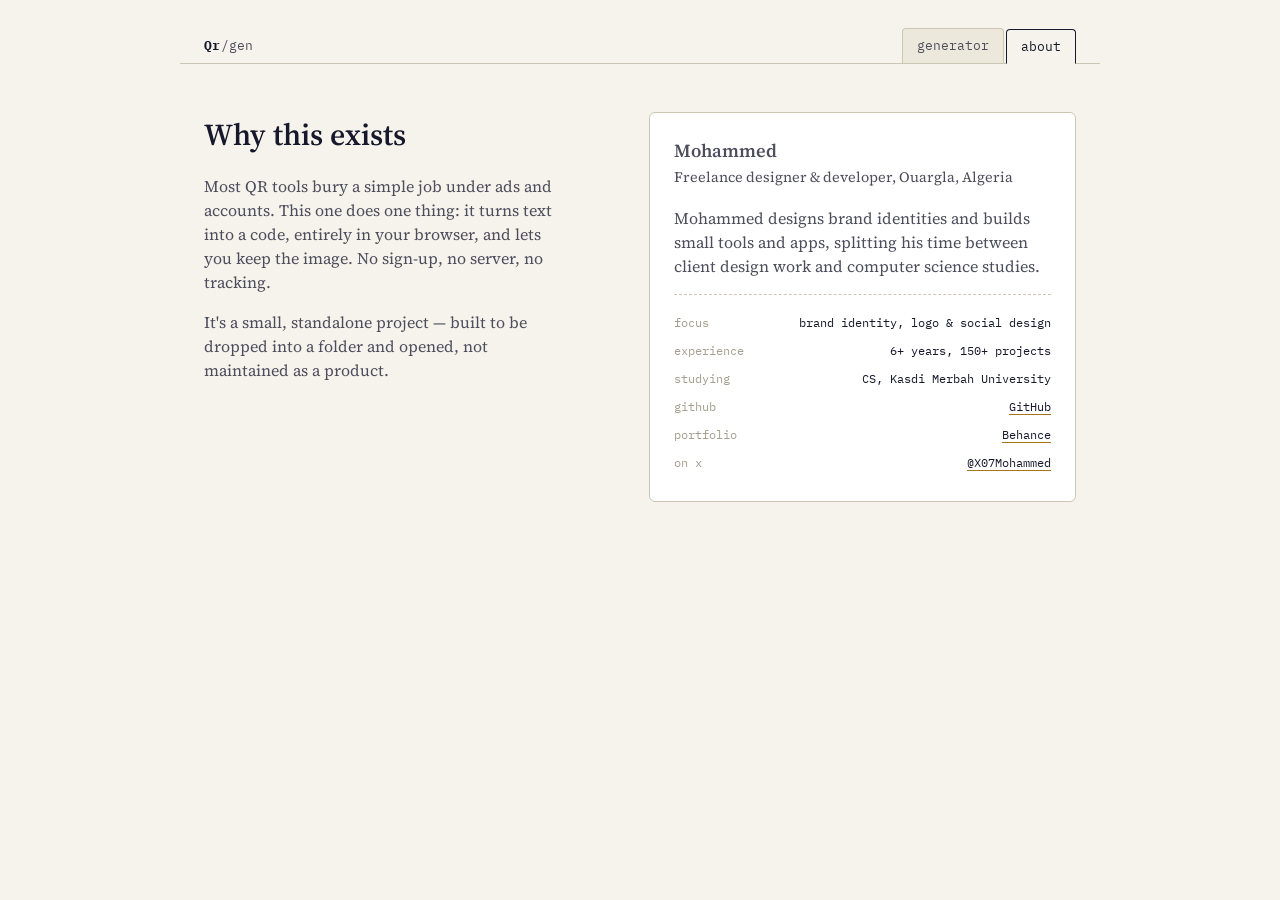
<file: about.html>
<!DOCTYPE html>
<html lang="en">
<head>
<meta charset="UTF-8">
<meta name="viewport" content="width=device-width, initial-scale=1">
<title>QR — About</title>
<link rel="stylesheet" href="css/style.css">
</head>
<body>

<header class="site-header">
  <div class="mark"><strong>Qr</strong>/gen</div>
  <nav class="tabs">
    <a href="index.html">generator</a>
    <a href="about.html" class="active">about</a>
  </nav>
</header>

<main>
  <div class="about">

    <div>
      <h1>Why this exists</h1>
      <p>Most QR tools bury a simple job under ads and accounts. This one does one thing: it turns text into a code, entirely in your browser, and lets you keep the image. No sign-up, no server, no tracking.</p>
      <p>It's a small, standalone project — built to be dropped into a folder and opened, not maintained as a product.</p>

    </div>

    <div class="about-card">
      <p class="name">Mohammed</p>
      <p class="role">Freelance designer &amp; developer, Ouargla, Algeria</p>
      <p>Mohammed designs brand identities and builds small tools and apps, splitting his time between client design work and computer science studies.</p>

      <div class="facts">
        <div><span class="k">focus</span><span class="v">brand identity, logo &amp; social design</span></div>
        <div><span class="k">experience</span><span class="v">6+ years, 150+ projects</span></div>
        <div><span class="k">studying</span><span class="v">CS, Kasdi Merbah University</span></div>
        <div><span class="k">github</span><span class="v"><a href="https://github/MohammedBoulifa" target="_blank" rel="noopener">GitHub</a></span></div>
        <div><span class="k">portfolio</span><span class="v"><a href="https://behance.net/MohammedBoulifa" target="_blank" rel="noopener">Behance</a></span></div>
        <div><span class="k">on x</span><span class="v"><a href="https://x.com/X07Mohammed" target="_blank" rel="noopener">@X07Mohammed</a></span></div>
      </div>
    </div>

  </div>
</main>

</body>
</html>
</file>
<file: css/style.css>
@import url('https://fonts.googleapis.com/css2?family=Source+Serif+4:opsz,wght@8..60,400;8..60,600&family=IBM+Plex+Mono:wght@400;500&display=swap');

:root {
  --paper: #f5f3ec;
  --paper-dim: #ece8dc;
  --ink: #17182b;
  --ink-soft: #4d4d5c;
  --line: #cdc6b4;
  --brass: #a97417;
  --brass-soft: #eee0c2;
}

* {
  box-sizing: border-box;
}

body {
  margin: 0;
  background: var(--paper);
  color: var(--ink);
  font-family: "Source Serif 4", Georgia, serif;
  line-height: 1.5;
}

a {
  color: var(--ink);
}

/* ---------- site header / tab nav ---------- */

.site-header {
  display: flex;
  align-items: baseline;
  justify-content: space-between;
  max-width: 920px;
  margin: 0 auto;
  padding: 28px 24px 0;
}

.mark {
  font-family: "IBM Plex Mono", monospace;
  font-size: 0.8rem;
  letter-spacing: 0.02em;
  color: var(--ink-soft);
}

.mark strong {
  color: var(--ink);
}

.tabs {
  display: flex;
  gap: 2px;
}

.tabs a {
  text-decoration: none;
  font-family: "IBM Plex Mono", monospace;
  font-size: 0.8rem;
  color: var(--ink-soft);
  padding: 7px 14px;
  border: 1px solid var(--line);
  border-bottom: none;
  border-radius: 4px 4px 0 0;
  background: var(--paper-dim);
}

.tabs a.active {
  color: var(--ink);
  background: var(--paper);
  border-color: var(--ink);
  border-bottom: 1px solid var(--paper);
  position: relative;
  top: 1px;
}

main {
  max-width: 920px;
  margin: 0 auto;
  padding: 0 24px 64px;
  border-top: 1px solid var(--line);
}

/* ---------- generator layout ---------- */

.generator {
  display: grid;
  grid-template-columns: minmax(0, 1fr) minmax(0, 1.1fr);
  gap: 56px;
  padding-top: 48px;
}

.intro h1 {
  font-size: 2rem;
  font-weight: 600;
  margin: 0 0 12px;
  max-width: 20ch;
}

.intro p {
  color: var(--ink-soft);
  max-width: 38ch;
  margin: 0 0 32px;
}

.field {
  margin-bottom: 18px;
}

.field label {
  display: block;
  font-family: "IBM Plex Mono", monospace;
  font-size: 0.75rem;
  color: var(--ink-soft);
  margin-bottom: 6px;
}

.field label .unit {
  color: var(--ink);
}

.field .hint {
  font-family: "IBM Plex Mono", monospace;
  font-size: 0.7rem;
  color: #a49f8e;
  margin-top: 6px;
}

/* ---------- range slider + manual size entry ---------- */

.size-row {
  display: flex;
  align-items: center;
  gap: 14px;
}

.size-row input[type="range"] {
  flex: 1;
}

.size-number {
  display: flex;
  align-items: center;
  gap: 5px;
  border: 1px solid var(--line);
  border-radius: 4px;
  background: #fff;
  padding: 6px 10px;
  flex-shrink: 0;
}

.size-number input[type="number"] {
  width: 46px;
  border: none;
  padding: 0;
  font-family: "IBM Plex Mono", monospace;
  font-size: 0.85rem;
  color: var(--ink);
  background: transparent;
  -moz-appearance: textfield;
}

.size-number input[type="number"]:focus {
  outline: none;
}

.size-number input[type="number"]::-webkit-outer-spin-button,
.size-number input[type="number"]::-webkit-inner-spin-button {
  -webkit-appearance: none;
  margin: 0;
}

.size-number span {
  font-family: "IBM Plex Mono", monospace;
  font-size: 0.75rem;
  color: #a49f8e;
}

input[type="range"] {
  -webkit-appearance: none;
  appearance: none;
  width: 100%;
  height: 2px;
  background: var(--line);
  border-radius: 2px;
  margin: 10px 0 4px;
}

input[type="range"]::-webkit-slider-thumb {
  -webkit-appearance: none;
  appearance: none;
  width: 16px;
  height: 16px;
  border-radius: 50%;
  background: var(--brass);
  border: 2px solid var(--paper);
  box-shadow: 0 0 0 1px var(--brass);
  cursor: pointer;
  margin-top: -1px;
}

input[type="range"]::-moz-range-thumb {
  width: 14px;
  height: 14px;
  border-radius: 50%;
  background: var(--brass);
  border: 2px solid var(--paper);
  box-shadow: 0 0 0 1px var(--brass);
  cursor: pointer;
}

input[type="range"]::-moz-range-track {
  height: 2px;
  background: var(--line);
  border-radius: 2px;
}

/* ---------- color pickers ---------- */

.color-input {
  display: flex;
  align-items: center;
  gap: 8px;
  border: 1px solid var(--line);
  border-radius: 4px;
  background: #fff;
  padding: 5px 8px;
}

.color-input input[type="color"] {
  -webkit-appearance: none;
  appearance: none;
  width: 26px;
  height: 26px;
  padding: 0;
  border: none;
  border-radius: 50%;
  overflow: hidden;
  cursor: pointer;
  flex-shrink: 0;
  background: none;
}

.color-input input[type="color"]::-webkit-color-swatch-wrapper {
  padding: 0;
  border-radius: 50%;
}

.color-input input[type="color"]::-webkit-color-swatch {
  border: 1px solid var(--line);
  border-radius: 50%;
}

.color-input input[type="text"] {
  border: none;
  padding: 0;
  width: 100%;
  font-family: "IBM Plex Mono", monospace;
  font-size: 0.8rem;
  color: var(--ink);
  background: transparent;
}

.color-input input[type="text"]:focus {
  outline: none;
}

.field input[type="text"] {
  width: 100%;
  padding: 12px 13px;
  font-family: "Source Serif 4", Georgia, serif;
  font-size: 1rem;
  color: var(--ink);
  background: #fff;
  border: 1px solid var(--line);
  border-radius: 4px;
}

.field input[type="text"]:focus {
  outline: none;
  border-color: var(--ink);
}

.options {
  display: flex;
  gap: 20px;
  margin-bottom: 28px;
}

.options .field {
  margin-bottom: 0;
  flex: 1;
}

select {
  width: 100%;
  padding: 11px 12px;
  font-family: "IBM Plex Mono", monospace;
  font-size: 0.85rem;
  color: var(--ink);
  background: #fff;
  border: 1px solid var(--line);
  border-radius: 4px;
}

button.generate {
  width: 100%;
  padding: 13px 16px;
  border: none;
  border-radius: 4px;
  background: var(--ink);
  color: var(--paper);
  font-family: "Source Serif 4", Georgia, serif;
  font-size: 1rem;
  font-weight: 600;
  cursor: pointer;
  transition: background 0.15s ease;
}

button.generate:hover {
  background: #2a2c47;
}

/* ---------- the specimen card ---------- */

.specimen-wrap {
  display: flex;
  align-items: flex-start;
  justify-content: center;
  padding-top: 4px;
}

.specimen {
  width: 100%;
  max-width: 340px;
  background: #fff;
  border: 1px solid var(--line);
  border-radius: 6px;
  overflow: hidden;
}

.perforation {
  height: 14px;
  background-image: radial-gradient(circle, var(--paper) 2.5px, transparent 2.6px);
  background-size: 16px 14px;
  background-position: center;
  background-color: var(--brass);
}

.specimen-body {
  padding: 28px 24px 20px;
  display: flex;
  align-items: center;
  justify-content: center;
  min-height: 240px;
}

#qrcode {
  width: 100%;
}

#qrcode img,
#qrcode canvas {
  display: block;
  image-rendering: pixelated;
  max-width: 100%;
  height: auto;
  margin: 0 auto;
}

.placeholder {
  font-family: "IBM Plex Mono", monospace;
  font-size: 0.78rem;
  color: #b3ac99;
  text-align: center;
  max-width: 22ch;
  line-height: 1.6;
}

.meta {
  border-top: 1px dashed var(--line);
  padding: 14px 24px 18px;
  font-family: "IBM Plex Mono", monospace;
  font-size: 0.75rem;
  color: var(--ink-soft);
}

.meta div {
  display: flex;
  justify-content: space-between;
  gap: 12px;
  padding: 2px 0;
}

.meta span.k {
  color: #a49f8e;
}

.meta span.v {
  color: var(--ink);
  text-align: right;
  overflow: hidden;
  text-overflow: ellipsis;
  white-space: nowrap;
  max-width: 20ch;
}

.download-row {
  margin-top: 16px;
  width: 100%;
  max-width: 340px;
  display: none;
  gap: 8px;
}

.download-row select {
  width: auto;
  flex: 0 0 84px;
  padding: 11px 8px;
  font-size: 0.78rem;
}

button.download {
  flex: 1;
  padding: 11px 16px;
  border: 1px solid var(--brass);
  border-radius: 4px;
  background: var(--brass-soft);
  color: var(--brass);
  font-family: "IBM Plex Mono", monospace;
  font-size: 0.8rem;
  cursor: pointer;
}

button.download:hover {
  background: #e8d5a4;
}

/* ---------- about page ---------- */

.about {
  padding-top: 48px;
  display: grid;
  grid-template-columns: minmax(0, 1fr) minmax(0, 1.1fr);
  gap: 56px;
  align-items: start;
}

.about h1 {
  font-size: 1.9rem;
  font-weight: 600;
  margin: 0 0 16px;
}

.about p {
  color: var(--ink-soft);
  max-width: 46ch;
  margin: 0 0 16px;
}

.about-card {
  background: #fff;
  border: 1px solid var(--line);
  border-radius: 6px;
  padding: 24px;
}

.about-card .name {
  font-size: 1.15rem;
  font-weight: 600;
  margin: 0 0 2px;
}

.about-card .role {
  color: var(--ink-soft);
  font-size: 0.9rem;
  margin: 0 0 18px;
}

.facts {
  border-top: 1px dashed var(--line);
  padding-top: 14px;
  font-family: "IBM Plex Mono", monospace;
  font-size: 0.75rem;
}

.facts div {
  display: flex;
  justify-content: space-between;
  gap: 12px;
  padding: 5px 0;
}

.facts span.k {
  color: #a49f8e;
  flex-shrink: 0;
}

.facts span.v {
  text-align: right;
}

.facts a {
  text-decoration: none;
  border-bottom: 1px solid var(--brass);
  color: var(--ink);
}

.colophon {
  border-top: 1px solid var(--line);
  margin-top: 12px;
  padding-top: 44px;
  font-family: "IBM Plex Mono", monospace;
  font-size: 0.72rem;
  color: #a49f8e;
  max-width: 60ch;
}

/* ---------- responsive ---------- */

@media (max-width: 720px) {
  .generator,
  .about {
    grid-template-columns: 1fr;
    gap: 36px;
  }
  .site-header {
    flex-direction: column;
    align-items: flex-start;
    gap: 14px;
  }
  .specimen,
  .download-row {
    max-width: 420px;
  }
}

@media (max-width: 480px) {
  .site-header {
    padding: 20px 16px 0;
  }
  main {
    padding: 0 16px 48px;
  }
  .generator {
    padding-top: 32px;
  }
  .intro h1 {
    font-size: 1.6rem;
    max-width: none;
  }
  .intro p {
    max-width: none;
  }
  .options {
    flex-direction: column;
    gap: 14px;
  }
  .size-row {
    flex-wrap: wrap;
    row-gap: 10px;
  }
  .size-row input[type="range"] {
    flex-basis: 100%;
  }
  .specimen-body {
    padding: 22px 16px 16px;
    min-height: 200px;
  }
  .meta {
    padding: 12px 16px 16px;
  }
  .meta span.v {
    max-width: 14ch;
  }
  .download-row {
    flex-wrap: wrap;
  }
  .download-row select {
    flex-basis: 100%;
  }
  button.download {
    flex-basis: 100%;
  }
  .about {
    padding-top: 32px;
  }
  .about-card {
    padding: 18px;
  }
  .colophon {
    padding-top: 32px;
  }
}
</file>
